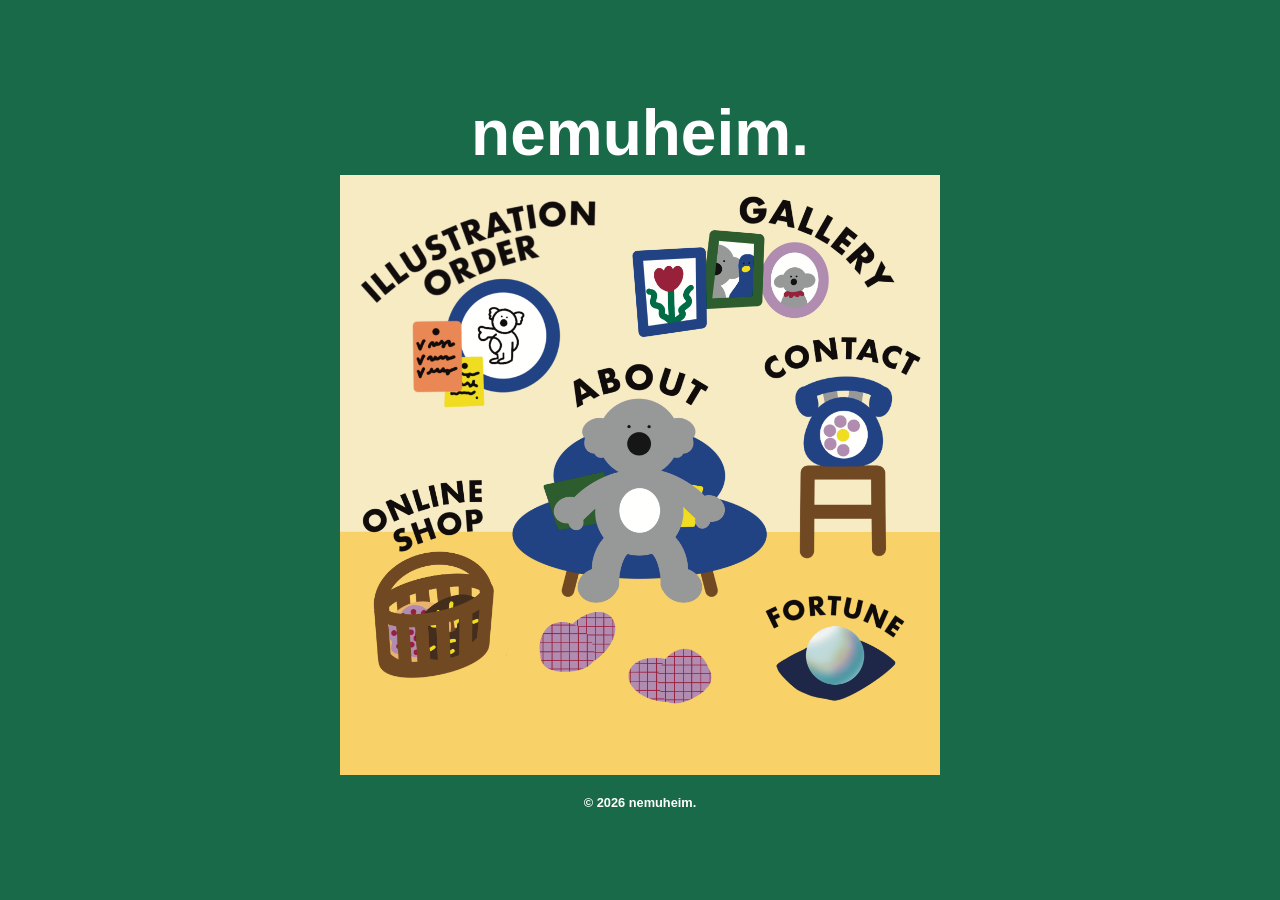
<file: index.html>
<!DOCTYPE html>
<html lang="ja">
<head>
    <meta charset="UTF-8">
    <meta name="viewport" content="width=device-width, initial-scale=1.0">
    <title>nemuheim.</title>
    <link rel="stylesheet" href="style.css">
</head>
<body class="center-layout">
    <header>
        <a href="index.html" class="logo-link">
            <h1 class="logo">nemuheim.</h1>
        </a>
    </header>

    <main class="room-container">
        <div class="room-box">
            <a href="about.html" class="item about"><img src="images/about.png" alt="about"></a>
            <a href="gallery.html" class="item gallery"><img src="images/gallery.png" alt="gallery"></a>
            <a href="https://nemuheim.base.shop" class="item onlineshop"><img src="images/shop.png" alt="online store"></a>
            <a href="fortune.html" class="item fortune"><img src="images/fortune.png" alt="fortune"></a>
            <a href="contact.html" class="item contact"><img src="images/contact.png" alt="contact"></a>
            <a href="order.html" class="item order"><img src="images/order.png" alt="illustration order"></a>
        </div>
</main>
    <p class="copyright">&copy; 2026 nemuheim.</p>
</body>
</html>
</file>
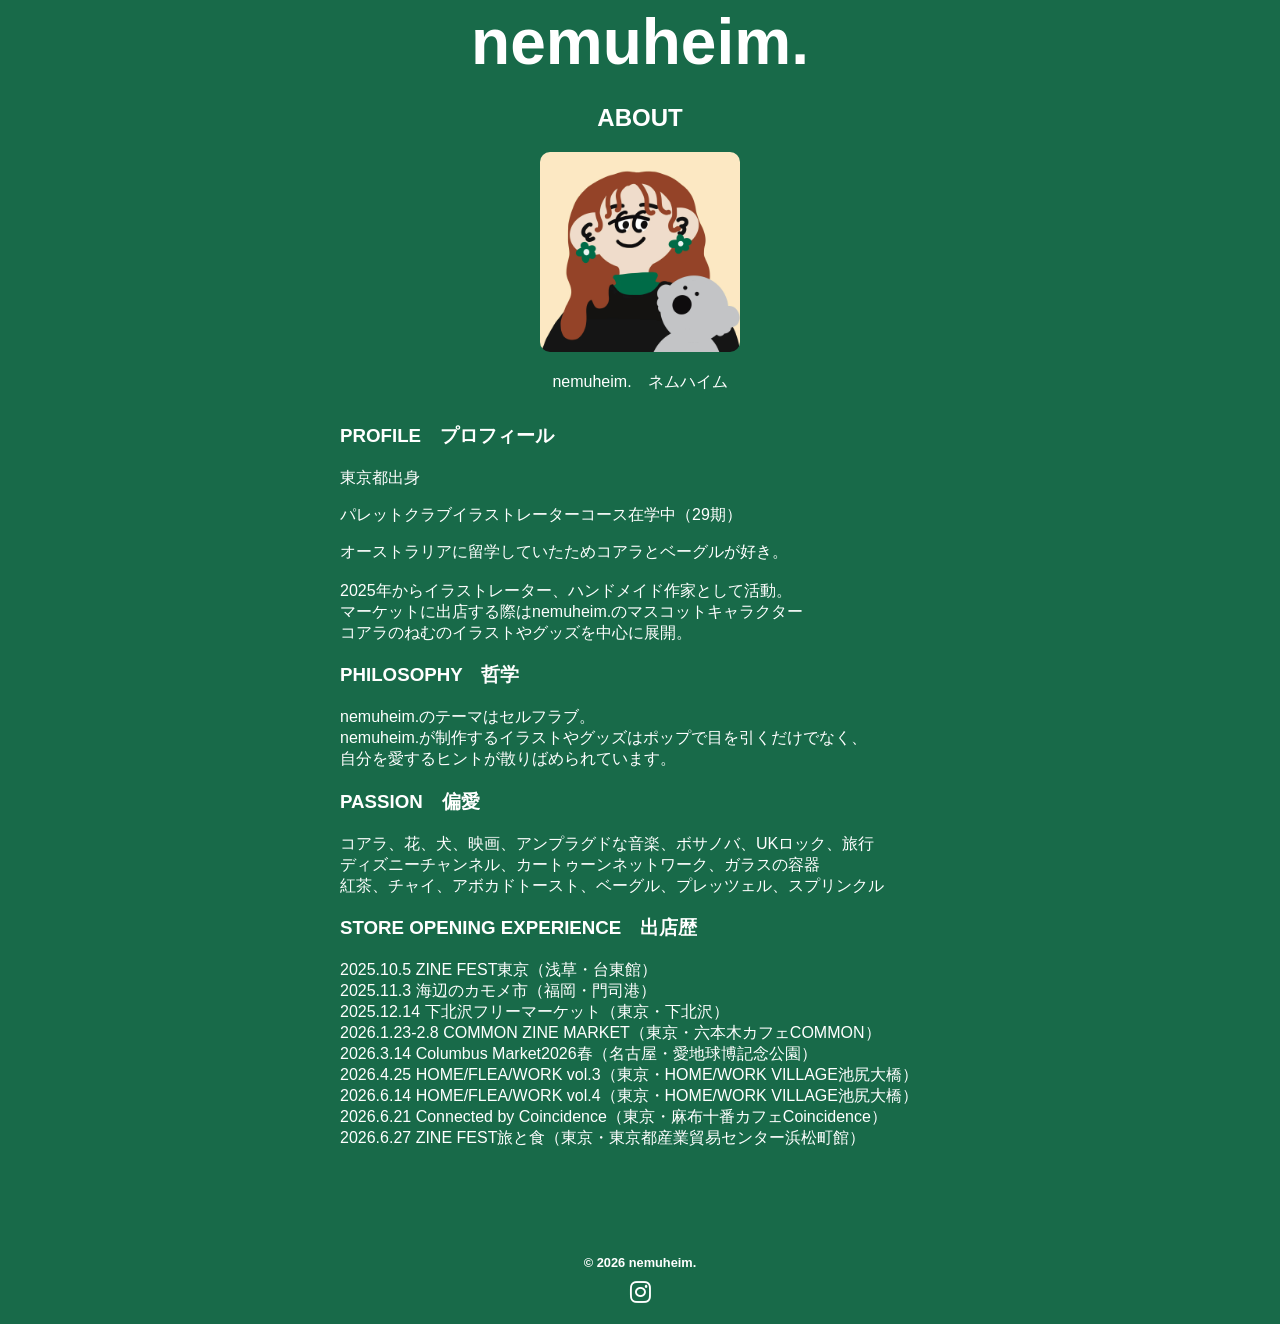
<file: about.html>
<!DOCTYPE html>
<html lang="ja">
<head>
    <meta charset="UTF-8">
    <meta name="viewport" content="width=device-width, initial-scale=1.0">
    <title>ABOUT | nemuheim.</title>
    <link rel="stylesheet" href="style.css">
    <link rel="stylesheet" href="https://cdnjs.cloudflare.com/ajax/libs/font-awesome/6.5.1/css/all.min.css">
</head>
<body>
    <header>
        <a href="index.html" class="logo-link">
            <h1 class="logo">nemuheim.</h1>
        </a>
    </header>

    <main class="about-container">
        <h2>ABOUT</h2>
        
        <div class="profile-box">
            <img src="images/profile.png" class="profile" alt="nemuheim. profile">
        </div>
        <p class="name">nemuheim.　ネムハイム</p>

        <section class="profile-text">
            <h3>PROFILE　プロフィール</h3>
            <p>東京都出身<br>
            <p>パレットクラブイラストレーターコース在学中（29期）<br><!-- </p> -->
            <p>オーストラリアに留学していたためコアラとベーグルが好き。<br>
                <br>2025年からイラストレーター、ハンドメイド作家として活動。
                <br>マーケットに出店する際はnemuheim.のマスコットキャラクター
                <br>コアラのねむのイラストやグッズを中心に展開。</p>

            <h3>PHILOSOPHY　哲学</h3>
            <p>nemuheim.のテーマはセルフラブ。
                <br>nemuheim.が制作するイラストやグッズはポップで目を引くだけでなく、
                <br>自分を愛するヒントが散りばめられています。</p>

            <h3>PASSION　偏愛</h3>
            <p>コアラ、花、犬、映画、アンプラグドな音楽、ボサノバ、UKロック、旅行
                <br>ディズニーチャンネル、カートゥーンネットワーク、ガラスの容器
                <br>紅茶、チャイ、アボカドトースト、ベーグル、プレッツェル、スプリンクル</p>

            <h3>STORE OPENING EXPERIENCE　出店歴</h3>
                <p>2025.10.5 ZINE FEST東京（浅草・台東館）
                <br>2025.11.3 海辺のカモメ市（福岡・門司港）
                <br>2025.12.14 下北沢フリーマーケット（東京・下北沢）
                <br>2026.1.23-2.8 COMMON ZINE MARKET（東京・六本木カフェCOMMON）
                <br>2026.3.14 Columbus Market2026春（名古屋・愛地球博記念公園）
                <br>2026.4.25 HOME/FLEA/WORK vol.3（東京・HOME/WORK VILLAGE池尻大橋）
                <br>2026.6.14 HOME/FLEA/WORK vol.4（東京・HOME/WORK VILLAGE池尻大橋）
                <br>2026.6.21 Connected by Coincidence（東京・麻布十番カフェCoincidence）
                <br>2026.6.27 ZINE FEST旅と食（東京・東京都産業貿易センター浜松町館）</p>
        </section>
    </main>
 

    <footer>
        <p class="copyright">&copy; 2026 nemuheim.</p>
        <a href="https://www.instagram.com/nemuheim/" target="_blank" rel="noopener noreferrer">
  <i class="fa-brands fa-instagram"></i> </a>
    </footer>
</body>
</html>
</file>
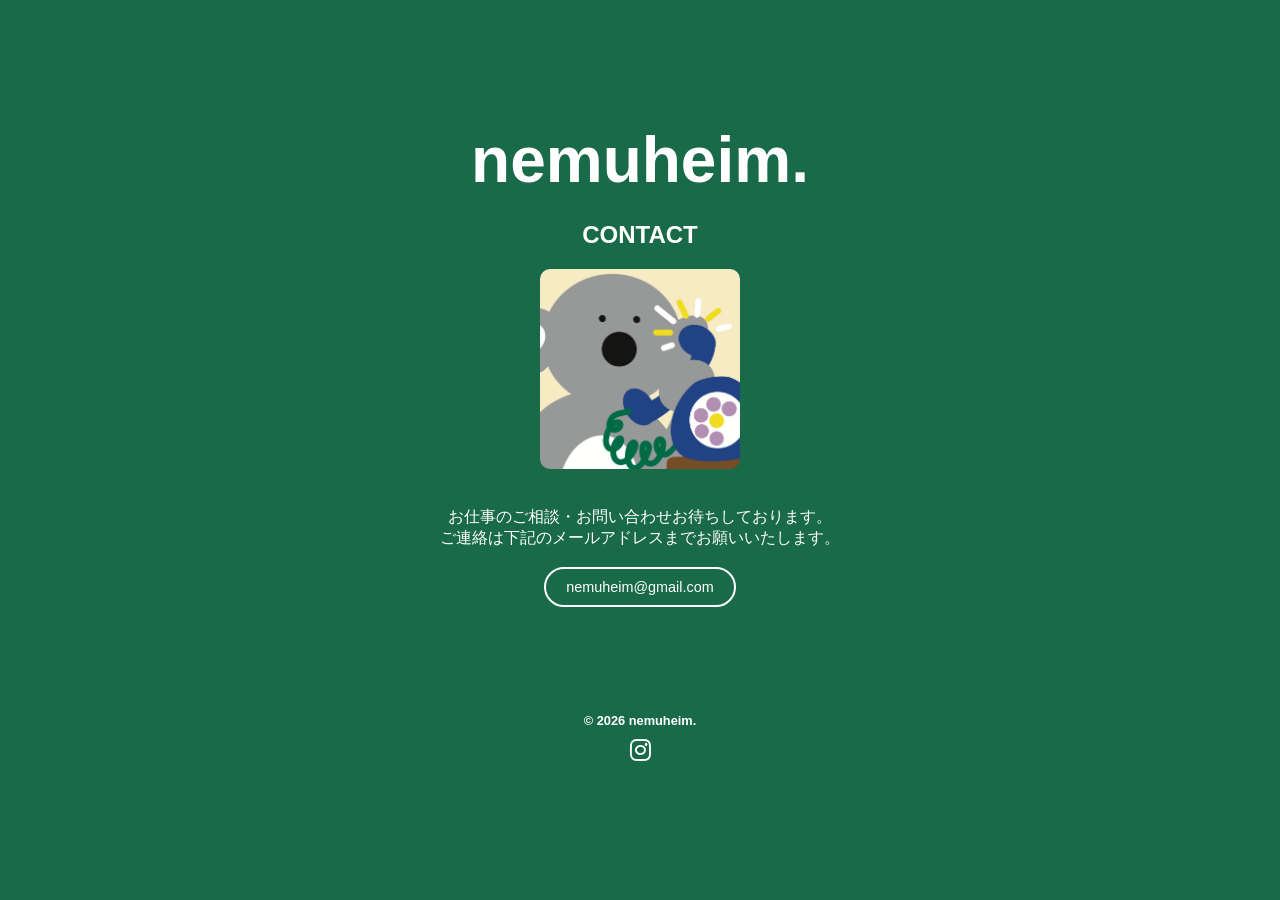
<file: contact.html>
<!DOCTYPE html>
<html lang="ja">
<head>
    <meta charset="UTF-8">
    <meta name="viewport" content="width=device-width, initial-scale=1.0">
    <title>CONTACT | nemuheim.</title>
    <link rel="stylesheet" href="style.css">
    <link rel="stylesheet" href="https://cdnjs.cloudflare.com/ajax/libs/font-awesome/6.5.1/css/all.min.css">
</head>
<body class="center-layout">
    <header>
        <a href="index.html" class="logo-link"><h1 class="logo">nemuheim.</h1></a>
    </header>
    <main class="about-container">
        <h2>CONTACT</h2>
        <div class="contact-box"><img src="images/contact2.png" class="contact2" alt="contact"></div>
        <p>
        <br>お仕事のご相談・お問い合わせお待ちしております。
        <br>ご連絡は下記のメールアドレスまでお願いいたします。<br>
        <br><a href="mailto:nemuheim@gmail.com" class="mail-btn">nemuheim@gmail.com</a>
        </p>
    </main>
     <footer>
        <p class="copyright">&copy; 2026 nemuheim.</p>
        <a href="https://www.instagram.com/nemuheim/" target="_blank" rel="noopener noreferrer">
        <i class="fa-brands fa-instagram"></i> </a>
    </footer>
</body>
</html>
</file>
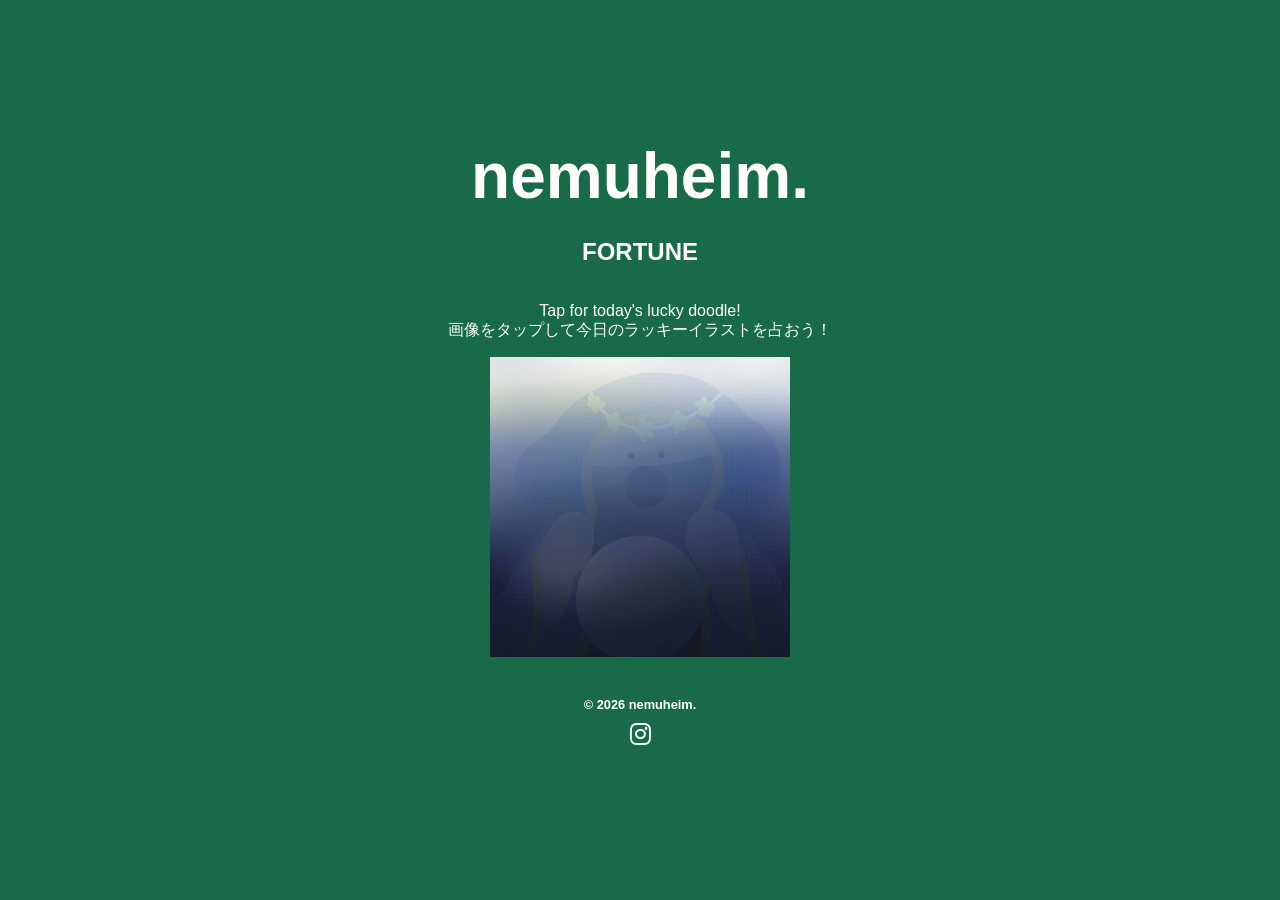
<file: fortune.html>
<!DOCTYPE html>
<html lang="ja">
<head>
    <meta charset="UTF-8">
    <meta name="viewport" content="width=device-width, initial-scale=1.0">
    <title>FORTUNE | nemuheim.</title>
    <link rel="stylesheet" href="style.css">
    <link rel="stylesheet" href="https://cdnjs.cloudflare.com/ajax/libs/font-awesome/6.5.1/css/all.min.css">
</head>
<body class="center-layout">
    <header>
        <a href="index.html" class="logo-link"><h1 class="logo">nemuheim.</h1></a>
    </header>
    <main class="fortune-container">
        <h2>FORTUNE</h2>
        <p>Tap for today's lucky doodle!
            <br>画像をタップして今日のラッキーイラストを占おう！
        </p>
        <div id="fortune-box" onclick="startFortune()">
            <img id="koala-img" src="images/fortune-start.gif" alt="占う">
        </div>
    </main>
     <footer>
        <p class="copyright">&copy; 2026 nemuheim.</p>
        <a href="https://www.instagram.com/nemuheim/" target="_blank" rel="noopener noreferrer">
        <i class="fa-brands fa-instagram"></i> </a>
    </footer>
<script src="fortune.js"></script>
</body>
</html>
</file>
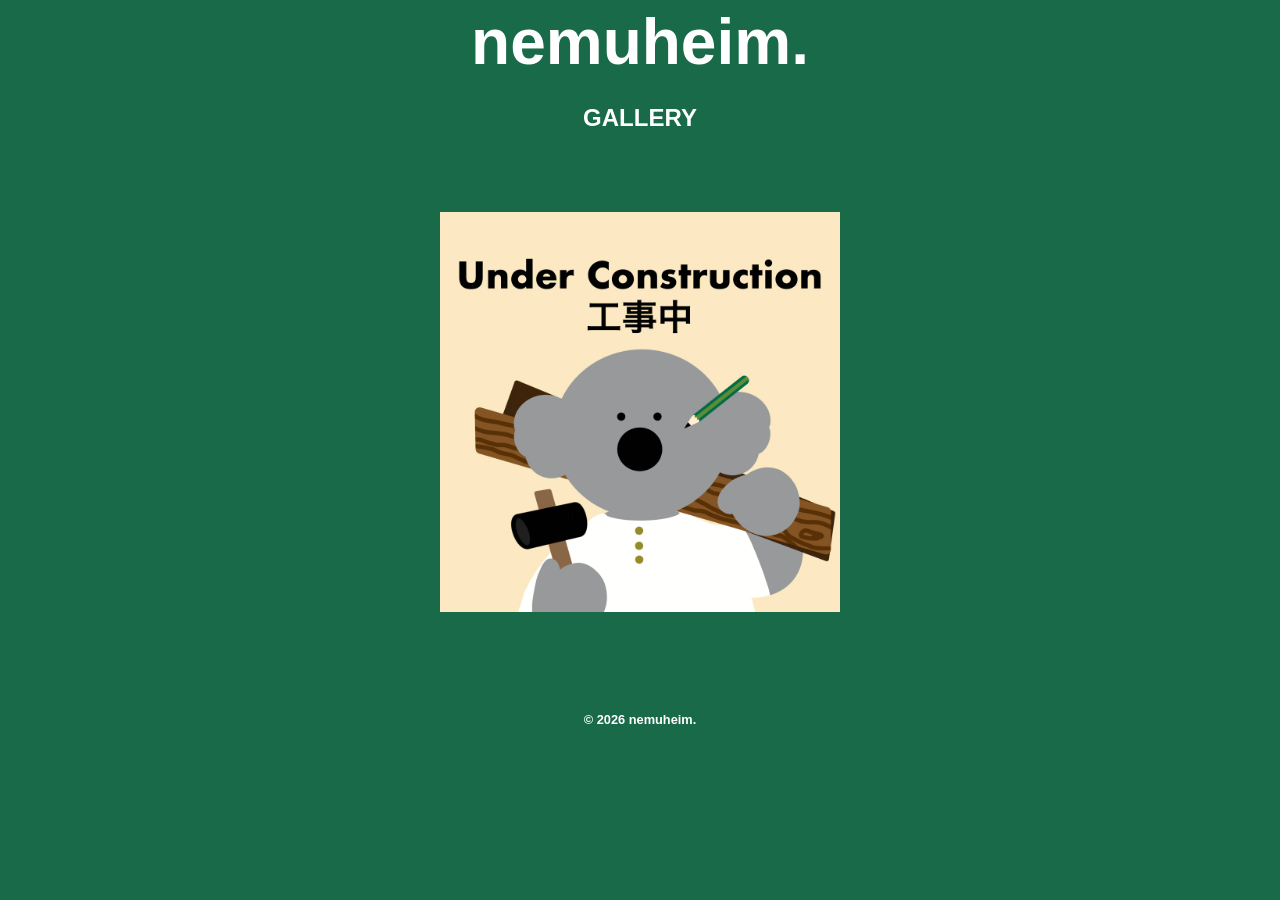
<file: gallery.html>
<!DOCTYPE html>
<html lang="ja">
<head>
    <meta charset="UTF-8">
    <meta name="viewport" content="width=device-width, initial-scale=1.0">
    <title>GALLERY | nemuheim.</title>
    <link rel="stylesheet" href="style.css">
</head>
<body class="top-layout">
    <header>
        <a href="index.html" class="logo-link"><h1 class="logo">nemuheim.</h1></a>
    </header>

    <main class="gallery-container">
        <h2>GALLERY</h2>

        <div class="under-construction">
            <img src="images/under-construction.png" alt="Coming Soon">
        </div>

        </main>

     <!-- <main class="gallery-container"> 
        <h2>GALLERY</h2>
        <div class="filter-buttons">
            <button class="filter-btn" data-filter="all">ALL</button>
            <button class="filter-btn" data-filter="illustration">ILLUSTRATION</button>
            <button class="filter-btn" data-filter="craft">CRAFT</button>
            <button class="filter-btn" data-filter="works">WORKS</button>
        </div>
        <div class="gallery-grid">
            <div class="gallery-item illustration"><img src="images/img1.jpg" alt="img1"></div>
            <div class="gallery-item illustration"><img src="images/img2.jpg" alt="img2"></div>
            <div class="gallery-item craft"><img src="images/img1.jpg" alt="img1"></div>
            <div class="gallery-item craft"><img src="images/img2.jpg" alt="img2"></div>
        </div>
    </main>-->

    <footer>
        <p class="copyright">&copy; 2026 nemuheim.</p>
    </footer>
    
    <script src="gallery.js"></script>
</body>
</html>
</file>
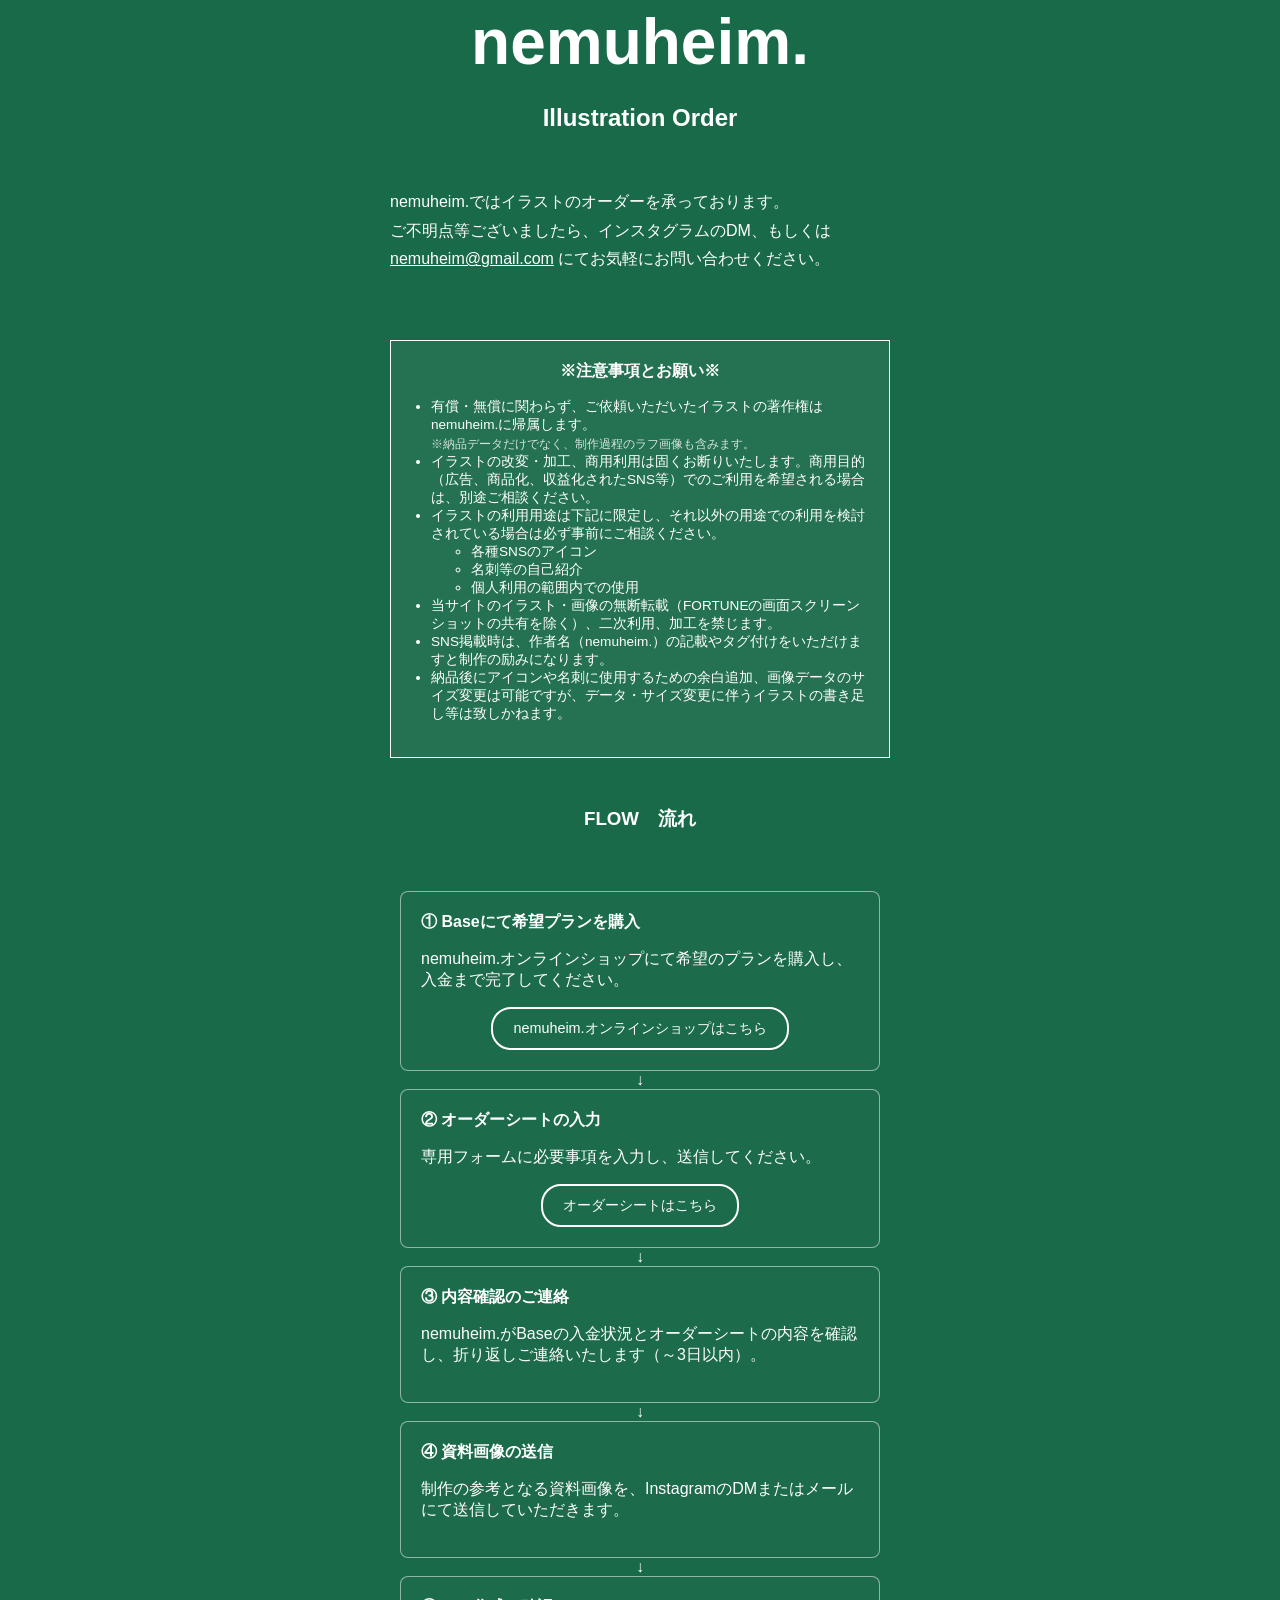
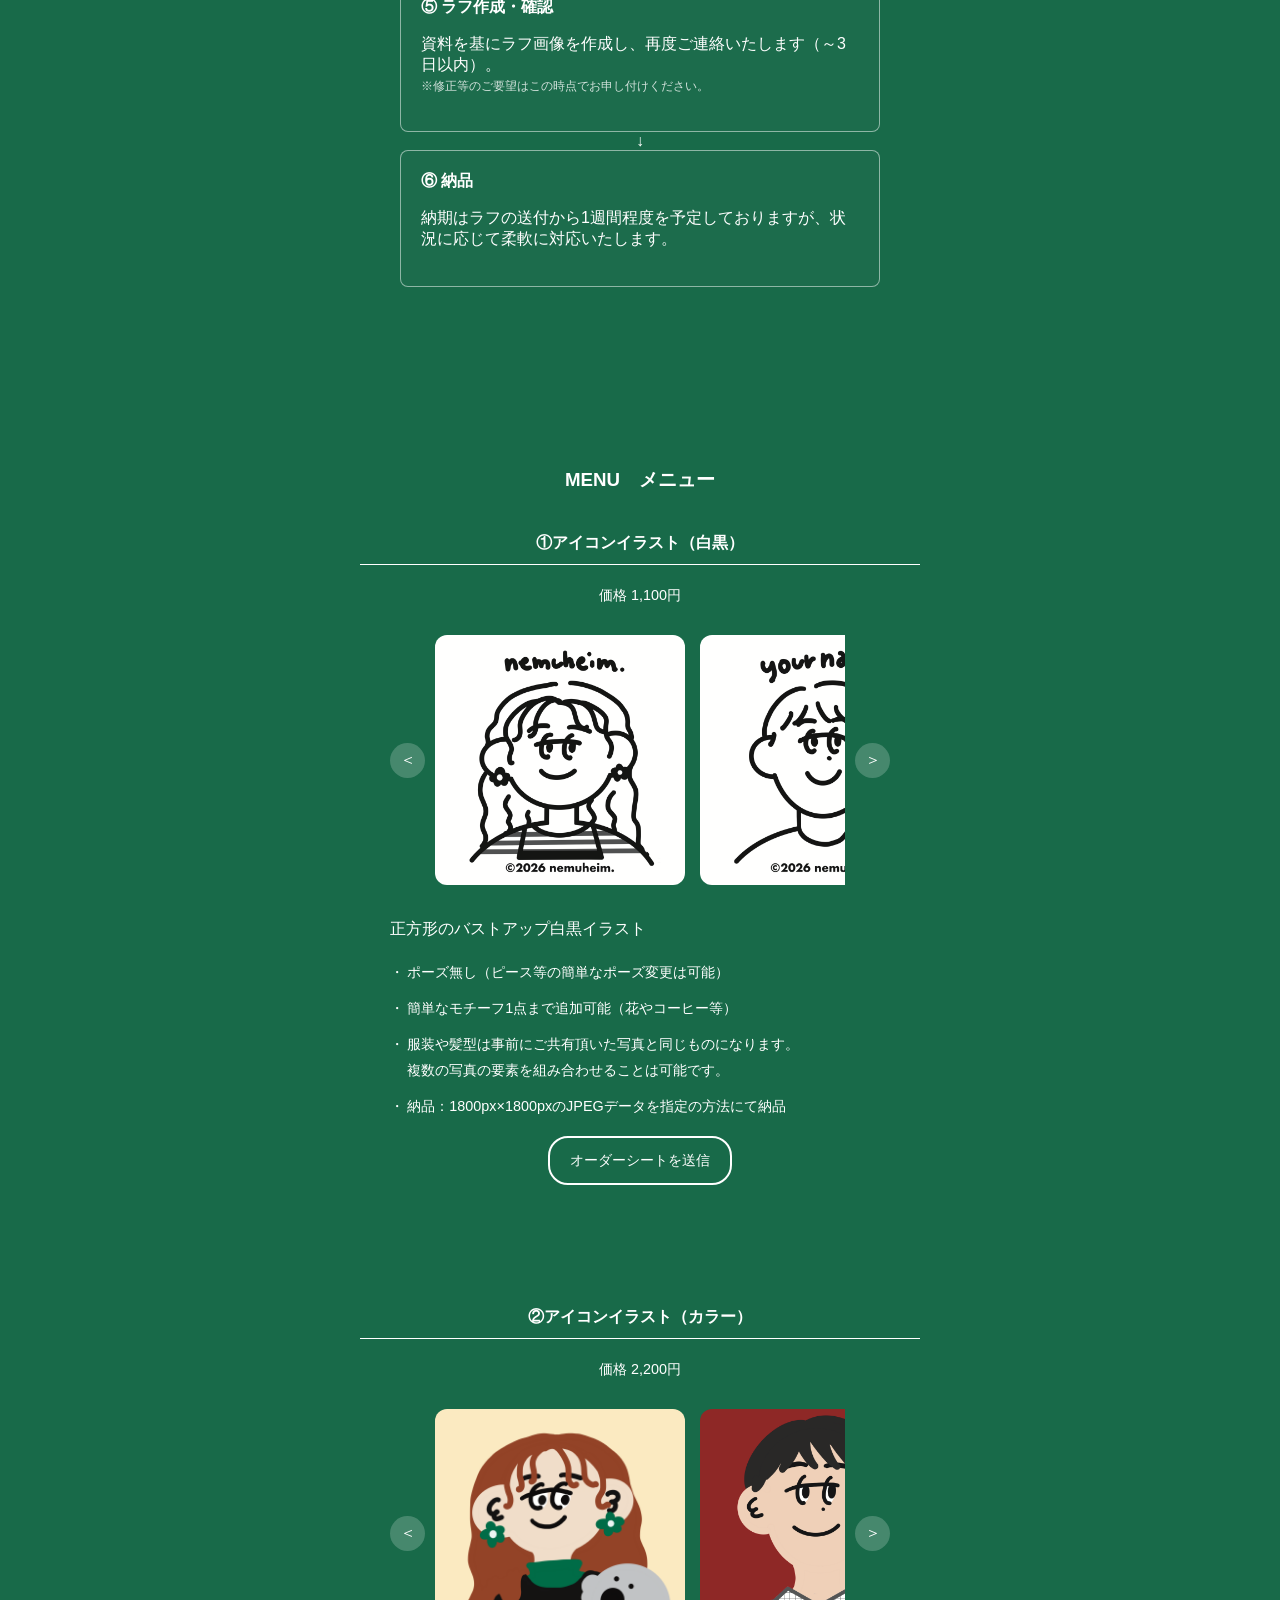
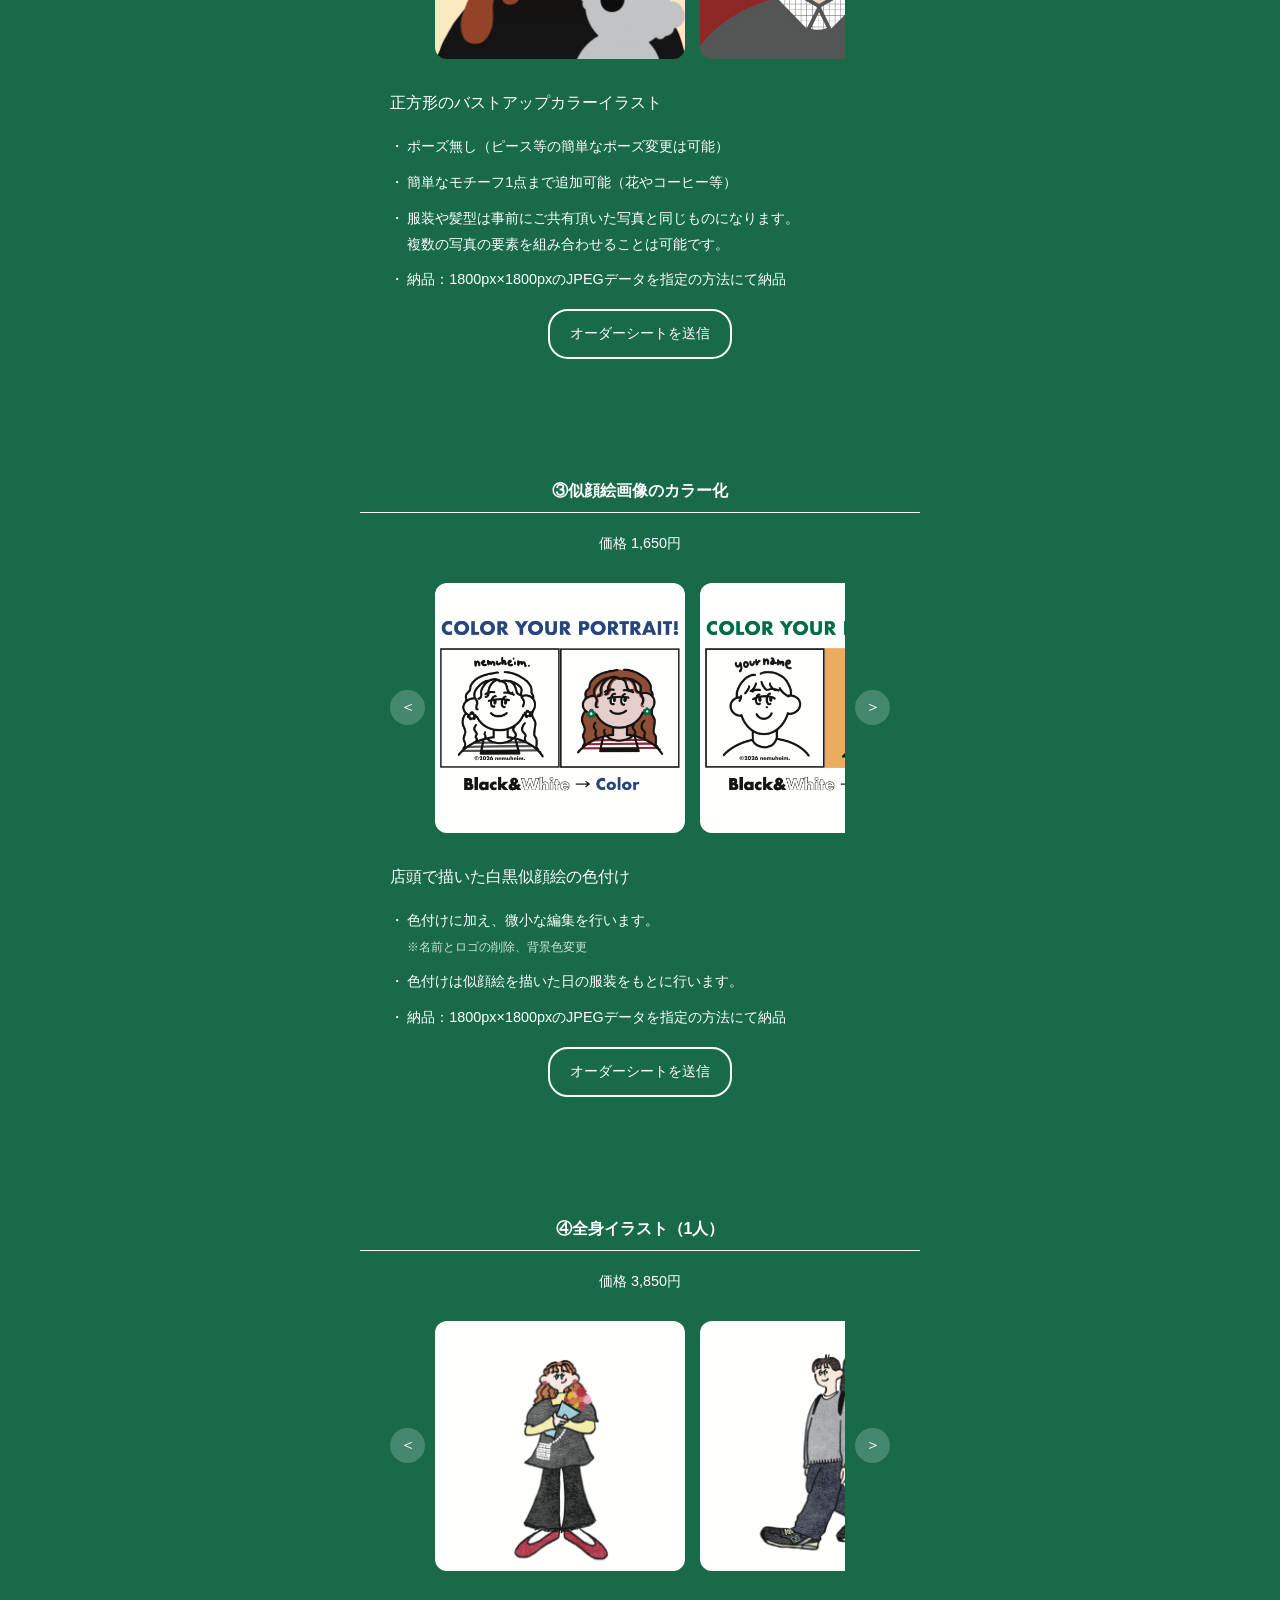
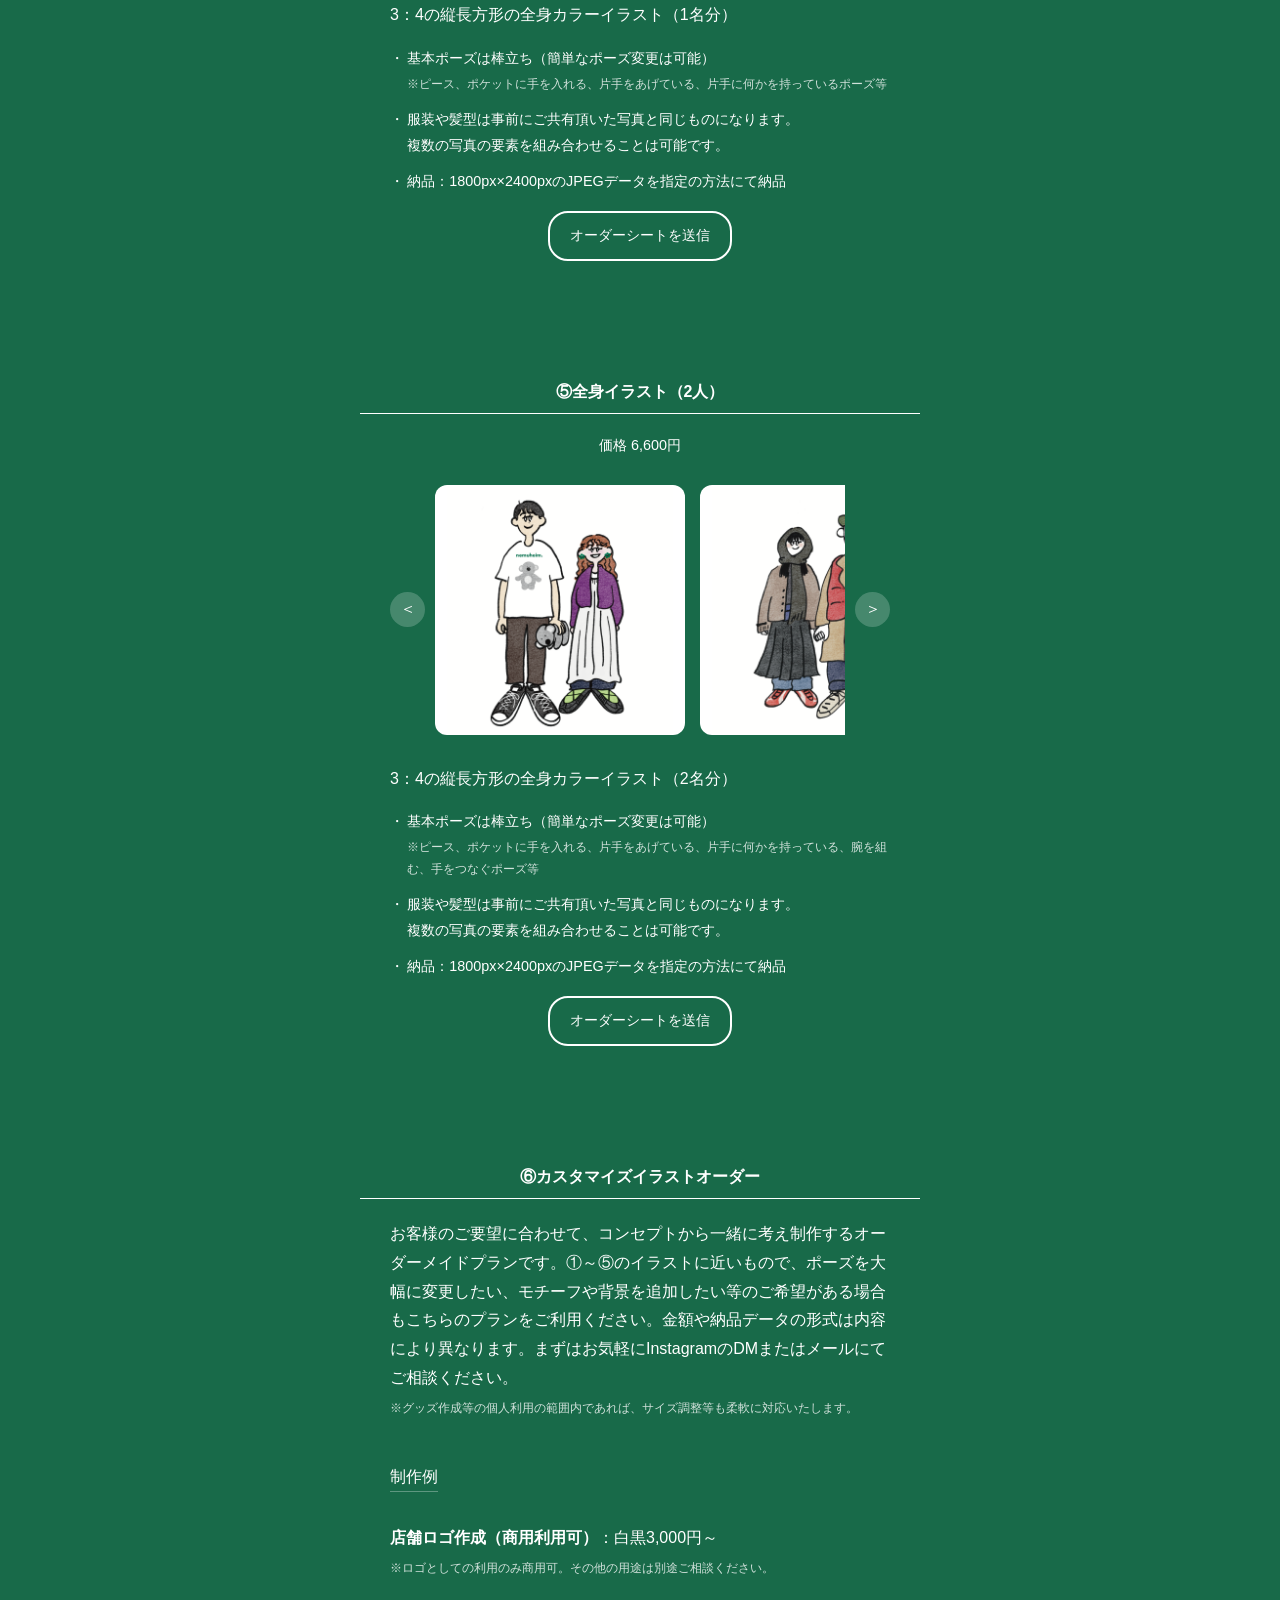
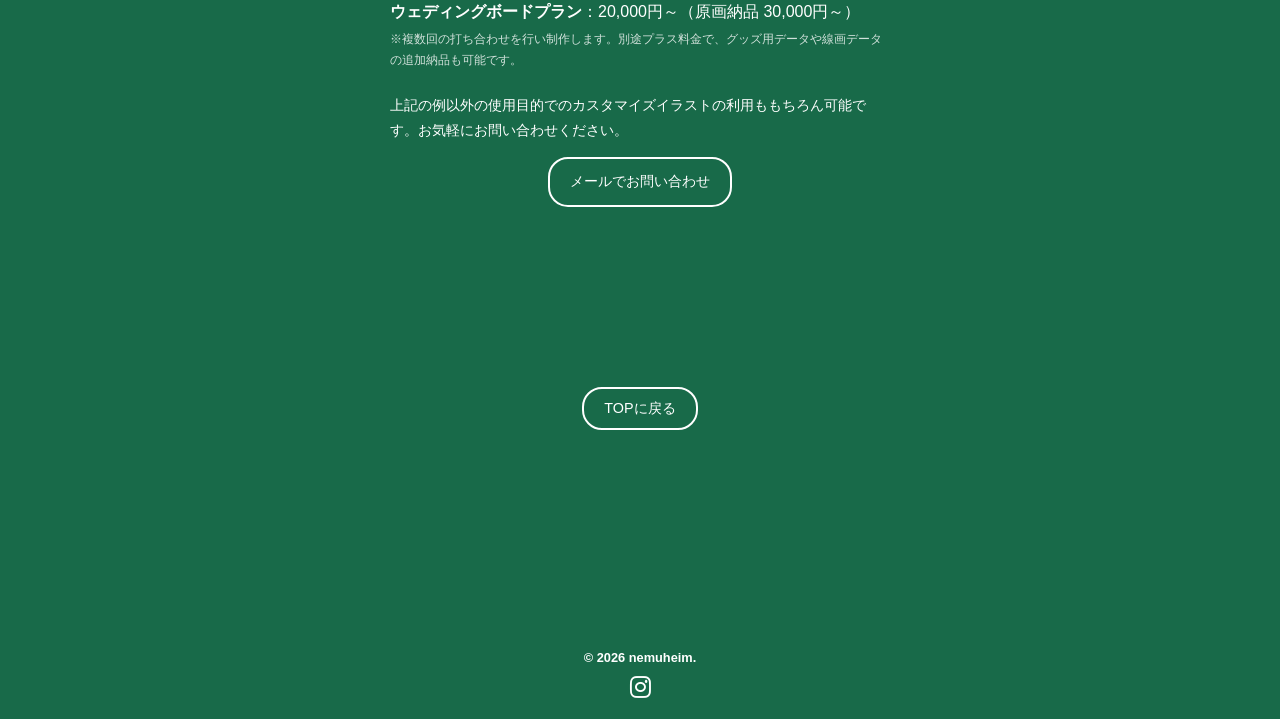
<file: order.html>
<!DOCTYPE html>
<html lang="ja">
<head>
    <meta charset="UTF-8">
    <meta name="viewport" content="width=device-width, initial-scale=1.0">
    <title>ORDER | nemuheim.</title>
    <link rel="stylesheet" href="style.css">
    <link rel="stylesheet" href="https://cdnjs.cloudflare.com/ajax/libs/font-awesome/6.5.1/css/all.min.css">
</head>
<body class="center-layout" id="top">
    <header>
        <a href="index.html" class="logo-link">
            <h1 class="logo">nemuheim.</h1>
        </a>
    </header>

    <main class="order-page-container">
        <h2>Illustration Order</h2>
  
        <!--<div class="profile-box">
            <img src="images/order.png" class="profile" alt="Illustration Order">
        </div>-->

        <div class="order-details">
            <p>nemuheim.ではイラストのオーダーを承っております。<br> 
                <!-- 
            手数料の関係で、お支払い方法（銀行振込、またはBASE経由）により販売価格が異なります。<br>
            <span class="small-note">※現在、直接振込は銀行振込に加え、PayPay送金も準備中です。</span><br>-->
            ご不明点等ございましたら、インスタグラムのDM、もしくは <a href="mailto:nemuheim@gmail.com" style="color:white;">nemuheim@gmail.com</a> にてお気軽にお問い合わせください。</p>
        </div>

        <div class="notice-box">
            <h3 style="margin-top: 0; text-align:center;">※注意事項とお願い※</h3>
            <ul class="notice-list">
                <li>有償・無償に関わらず、ご依頼いただいたイラストの著作権はnemuheim.に帰属します。<br><span class="small-note">※納品データだけでなく、制作過程のラフ画像も含みます。</span></li>
                <li>イラストの改変・加工、商用利用は固くお断りいたします。商用目的（広告、商品化、収益化されたSNS等）でのご利用を希望される場合は、別途ご相談ください。</li>
                <li>イラストの利用用途は下記に限定し、それ以外の用途での利用を検討されている場合は必ず事前にご相談ください。
                    <ul class="sub-list">
                        <li>各種SNSのアイコン</li>
                        <li>名刺等の自己紹介</li>
                        <li>個人利用の範囲内での使用</li>
                    </ul>
                </li>
                <li>当サイトのイラスト・画像の無断転載（FORTUNEの画面スクリーンショットの共有を除く）、二次利用、加工を禁じます。</li>
                <li>SNS掲載時は、作者名（nemuheim.）の記載やタグ付けをいただけますと制作の励みになります。</li>
                <li>納品後にアイコンや名刺に使用するための余白追加、画像データのサイズ変更は可能ですが、データ・サイズ変更に伴うイラストの書き足し等は致しかねます。</li>
            </ul>
        </div>

        <h3>FLOW　流れ</h3>
        <div class="flow-container">

            <div class="flow-step">
                <strong>① Baseにて希望プランを購入</strong>
                <p>nemuheim.オンラインショップにて希望のプランを購入し、入金まで完了してください。</p>
                <div style="text-align: center; margin-top: 10px;">
                    <a href="https://nemuheim.base.shop/" target="_blank" class="mail-btn">nemuheim.オンラインショップはこちら</a>
                </div>
            </div>
            <div class="flow-arrow">↓</div>

            <div class="flow-step">
                <strong>② オーダーシートの入力</strong>
                <p>専用フォームに必要事項を入力し、送信してください。</p>
                <div style="text-align: center; margin-top: 10px;">
                    <a href="https://forms.gle/ArEofBaJFAHxRXXX8" target="_blank" class="mail-btn">オーダーシートはこちら</a>
                </div>
            </div>
            <div class="flow-arrow">↓</div>
            
            <div class="flow-step">
                <strong>③ 内容確認のご連絡</strong>
                <p>nemuheim.がBaseの入金状況とオーダーシートの内容を確認し、折り返しご連絡いたします（～3日以内）。</p>
            </div>
            <div class="flow-arrow">↓</div>
            
            <div class="flow-step">
                <strong>④ 資料画像の送信</strong>
                <p>制作の参考となる資料画像を、InstagramのDMまたはメールにて送信していただきます。</p>
            </div>
            <div class="flow-arrow">↓</div>
            
            <div class="flow-step">
                <strong>⑤ ラフ作成・確認</strong>
                <p>資料を基にラフ画像を作成し、再度ご連絡いたします（～3日以内）。<br>
                <span class="small-note">※修正等のご要望はこの時点でお申し付けください。</span></p>
            </div>
            <div class="flow-arrow">↓</div>
            
            <div class="flow-step">
                <strong>⑥ 納品</strong>
                <p>納期はラフの送付から1週間程度を予定しておりますが、状況に応じて柔軟に対応いたします。</p>
            </div>
        </div>

        <hr>

        <h3>MENU　メニュー</h3>

        <div class="order-item">
            <h4>①アイコンイラスト（白黒）</h4>
            <p class="price">価格 1,100円</p>
            <div class="slider-outer">
                <button class="nav-btn prev" onclick="scrollSlider(this, -1)">＜</button>
                <div class="sample-slider">
                    <img src="images/order1sample1.png" alt="Sample 1">
                    <img src="images/order1sample2.png" alt="Sample 2">
                    <img src="images/order1sample3.png" alt="Sample 3">
                </div>
                <button class="nav-btn next" onclick="scrollSlider(this, 1)">＞</button>
            </div>
            <div class="order-details">
            <p>正方形のバストアップ白黒イラスト</p>
                <ul class="menu-list">
                    <li>ポーズ無し（ピース等の簡単なポーズ変更は可能）</li>
                    <li>簡単なモチーフ1点まで追加可能（花やコーヒー等）</li>
                    <li>服装や髪型は事前にご共有頂いた写真と同じものになります。<br>複数の写真の要素を組み合わせることは可能です。</li>
                    <li>納品：1800px×1800pxのJPEGデータを指定の方法にて納品</li>
                </ul>
                <div style="text-align: center;"><a href="https://forms.gle/ArEofBaJFAHxRXXX8" target="_blank" class="mail-btn">オーダーシートを送信</a></div>
            </div>
        </div>

        <div class="order-item">
            <h4>②アイコンイラスト（カラー）</h4>
            <p class="price">価格 2,200円</p>
            <div class="slider-outer">
                <button class="nav-btn prev" onclick="scrollSlider(this, -1)">＜</button>
                <div class="sample-slider">
                    <img src="images/order2sample1.png" alt="Sample 1">
                    <img src="images/order2sample2.png" alt="Sample 2">
                </div>
                <button class="nav-btn next" onclick="scrollSlider(this, 1)">＞</button>
            </div>
            <div class="order-details">
                <p>正方形のバストアップカラーイラスト</p>
                <ul class="menu-list">
                    <li>ポーズ無し（ピース等の簡単なポーズ変更は可能）</li>
                    <li>簡単なモチーフ1点まで追加可能（花やコーヒー等）</li>
                    <li>服装や髪型は事前にご共有頂いた写真と同じものになります。<br>複数の写真の要素を組み合わせることは可能です。</li>
                    <li>納品：1800px×1800pxのJPEGデータを指定の方法にて納品</li>
                </ul>
                <div style="text-align: center;"><a href="https://forms.gle/ArEofBaJFAHxRXXX8" target="_blank" class="mail-btn">オーダーシートを送信</a></div>
            </div>
        </div>

        <div class="order-item">
            <h4>③似顔絵画像のカラー化</h4>
            <p class="price">価格 1,650円</p>
            <div class="slider-outer">
                <button class="nav-btn prev" onclick="scrollSlider(this, -1)">＜</button>
                <div class="sample-slider">
                    <img src="images/order3sample1.png" alt="Sample 1">
                    <img src="images/order3sample2.png" alt="Sample 2">
                    <img src="images/order3sample3.png" alt="Sample 3">
                </div>
                <button class="nav-btn next" onclick="scrollSlider(this, 1)">＞</button>
            </div>
            <div class="order-details">
                <p>店頭で描いた白黒似顔絵の色付け</p>
                <ul class="menu-list">
                    <li>色付けに加え、微小な編集を行います。<br>
                    <span class="small-note">※名前とロゴの削除、背景色変更</span></li>
                    <li>色付けは似顔絵を描いた日の服装をもとに行います。</li>
                    <li>納品：1800px×1800pxのJPEGデータを指定の方法にて納品</li>
                </ul>
                <div style="text-align: center;"><a href="https://forms.gle/ArEofBaJFAHxRXXX8" target="_blank" class="mail-btn">オーダーシートを送信</a></div>
            </div>
        </div>

        <div class="order-item">
            <h4>④全身イラスト（1人）</h4>
            <p class="price">価格 3,850円</p>
            <div class="slider-outer">
                <button class="nav-btn prev" onclick="scrollSlider(this, -1)">＜</button>
                <div class="sample-slider">
                    <img src="images/order4sample1.png" alt="Sample 1">
                    <img src="images/order4sample2.png" alt="Sample 2">
                </div>
                <button class="nav-btn next" onclick="scrollSlider(this, 1)">＞</button>
            </div>
            <div class="order-details">
                <p>3：4の縦長方形の全身カラーイラスト（1名分）</p>
                <ul class="menu-list">
                    <li>基本ポーズは棒立ち（簡単なポーズ変更は可能）<br>
                    <span class="small-note">※ピース、ポケットに手を入れる、片手をあげている、片手に何かを持っているポーズ等</span></li>
                     <li>服装や髪型は事前にご共有頂いた写真と同じものになります。<br>複数の写真の要素を組み合わせることは可能です。</li>
                    <li>納品：1800px×2400pxのJPEGデータを指定の方法にて納品</li>
                </ul>
                <div style="text-align: center;"><a href="https://forms.gle/ArEofBaJFAHxRXXX8" target="_blank" class="mail-btn">オーダーシートを送信</a></div>
            </div>
        </div>

        <div class="order-item">
            <h4>⑤全身イラスト（2人）</h4>
            <p class="price">価格 6,600円</p>
            <div class="slider-outer">
                <button class="nav-btn prev" onclick="scrollSlider(this, -1)">＜</button>
                <div class="sample-slider">
                    <img src="images/order5sample1.png" alt="Sample 1">
                    <img src="images/order5sample2.png" alt="Sample 2">
                </div>
                <button class="nav-btn next" onclick="scrollSlider(this, 1)">＞</button>
            </div>
            <div class="order-details">
                <p>3：4の縦長方形の全身カラーイラスト（2名分）</p>
                <ul class="menu-list">
                    <li>基本ポーズは棒立ち（簡単なポーズ変更は可能）<br>
                    <span class="small-note">※ピース、ポケットに手を入れる、片手をあげている、片手に何かを持っている、腕を組む、手をつなぐポーズ等</span></li>
                     <li>服装や髪型は事前にご共有頂いた写真と同じものになります。<br>複数の写真の要素を組み合わせることは可能です。</li>
                    <li>納品：1800px×2400pxのJPEGデータを指定の方法にて納品</li>
                </ul>
                <div style="text-align: center;"><a href="https://forms.gle/ArEofBaJFAHxRXXX8" target="_blank" class="mail-btn">オーダーシートを送信</a></div>
            </div>
        </div>

        <div class="order-item">
            <h4>⑥カスタマイズイラストオーダー</h4>
            <div class="order-details">
                <p>お客様のご要望に合わせて、コンセプトから一緒に考え制作するオーダーメイドプランです。①～⑤のイラストに近いもので、ポーズを大幅に変更したい、モチーフや背景を追加したい等のご希望がある場合もこちらのプランをご利用ください。金額や納品データの形式は内容により異なります。まずはお気軽にInstagramのDMまたはメールにてご相談ください。<br>
                <span class="small-note">※グッズ作成等の個人利用の範囲内であれば、サイズ調整等も柔軟に対応いたします。</span></p>

                <p style="margin-top: 25px; border-bottom: 1px solid rgba(255,255,255,0.3); display: inline-block;">制作例</p>
                
                <div class="custom-plan-item">
                    <p><strong>店舗ロゴ作成（商用利用可）</strong>：白黒3,000円～<br>
                    <span class="small-note">※ロゴとしての利用のみ商用可。その他の用途は別途ご相談ください。</span></p>
                </div>
                
                <div class="custom-plan-item">
                    <p><strong>ウェディングボードプラン</strong>：20,000円～（原画納品 30,000円～）<br>
                    <span class="small-note">※複数回の打ち合わせを行い制作します。別途プラス料金で、グッズ用データや線画データの追加納品も可能です。</span></p>
                </div>

                <p style="font-size: 0.85rem; margin-top: 20px;">上記の例以外の使用目的でのカスタマイズイラストの利用ももちろん可能です。お気軽にお問い合わせください。</p>
                
                <div style="text-align: center;"><a href="mailto:nemuheim@gmail.com" class="mail-btn">メールでお問い合わせ</a></div>
            </div>
        </div>

        <div style="margin: 80px 0;">
            <a href="#top" class="mail-btn">TOPに戻る</a>
        </div>
    </main>

    <footer>
        <p class="copyright">&copy; 2026 nemuheim.</p>
        <a href="https://www.instagram.com/nemuheim/" target="_blank">
            <i class="fa-brands fa-instagram"></i>
        </a>
    </footer>

    <script>
    function scrollSlider(button, direction) {
        // ボタンの親要素(slider-outer)の中にあるスライダーを探す
        const slider = button.parentElement.querySelector('.sample-slider');
        // 移動距離（画像1枚分程度）
        const scrollAmount = 250; 
        slider.scrollBy({
            left: direction * scrollAmount,
            behavior: 'smooth'
        });
    }
    </script>
</body>
</html>
</file>
<file: style.css>
/* ==================================================
   全ページ共通設定
   ================================================== */
body {
    background-color: #186A49; /* 統一されたグリーン */
    margin: 0;
    padding: 0;
    color: white;
    font-family: 'Futura', sans-serif;
    display: flex;         
    flex-direction: column;
    align-items: center;    
    min-height: 100vh;      
}

.center-layout { justify-content: center; }
.top-layout { justify-content: flex-start; }

.logo-link {
    text-decoration: none;
    color: white;
    display: block;
    margin: 5px 0;
}

.logo {
    font-weight: bold;
    font-size: 5vw;
    margin: 0;
}

.copyright {
    display: block;
    margin-top: 20px;
    margin-bottom: 0;
    text-align: center;
    width: auto;
    font-family: 'Futura', sans-serif;
    font-weight: bold;
    font-size: 0.8rem;
    color: white;
}

.fa-instagram {
    color: white; 
    font-size: 24px; 
    vertical-align: middle;
}

footer {
    display: flex;
    flex-direction: column; 
    align-items: center;
    gap: 10px;
    padding: 20px 0;
}

footer .fa-brands {
    font-size: 1.5rem;      
    color: white;           
}

/* ==================================================
   HOME（トップページ）用
   ================================================== */
.room-container {
    width: 90%;
    max-width: 600px;
    display: flex;
    flex-direction: column;
    align-items: center;
}

.room-box {
    position: relative; 
    width: 80vw;
    max-width: 600px;
    aspect-ratio: 1 / 1;
    margin: 0 auto;
    background-image: url('images/room-bg.png');
    background-size: contain;
    background-repeat: no-repeat;
    background-position: center;
}

.item { position: absolute; display: block; }
.item img { width: 100%; height: auto; display: block; }

.gallery { top: 3%; left: 48%; width:45%}
.contact { top: 25%; right: 2%;  width:28%}
.about { top: 30%; left: 28%; width:44% }
.onlineshop { bottom: 15%; left: 3%; width:25% }
.fortune { bottom: 10%; right: 5%;  width:25%}
.order { top: 3.5%; left: 2%;  width:42%}

/* ==================================================
   ABOUT / CONTACT / ORDER 共通画像ボックス
   ================================================== */
.profile-box, .contact-box {
    width: 200px;
    height: 200px;
    background-color: white;
    margin: 20px auto;
    border-radius: 10px;
    overflow: hidden;
}

.profile, .contact2 {
    width: 100%;
    height: 100%;
    object-fit: cover;
}

.about-container {
    width: 80%;
    max-width: 600px;
    text-align: center;
    padding-bottom: 50px;
}

.profile-text { text-align: left; margin-top: 30px; }

/* ==================================================
   GALLERY / UNDER CONSTRUCTION
   ================================================== */
.gallery-container {
    display: flex;
    flex-direction: column;
    align-items: center;
    width: 100%;
}

.under-construction {
    text-align: center;
    width: 100%;
    padding: 20px;
    margin: 40px 0;
}

.under-construction img {
    width: 80%;
    max-width: 400px;
    height: auto;
    display: block;
    margin: 0 auto;
}

/* ギャラリーグリッド（将来用） */
.gallery-grid {
    display: grid;
    grid-template-columns: 1fr; 
    gap: 15px;
    padding: 20px;
    width: 90%;
    max-width: 800px;
}
@media (min-width: 600px) {
    .gallery-grid { grid-template-columns: repeat(2, 1fr); }
}

/* ==================================================
   FORTUNE 用
   ================================================== */
#fortune-box {
    width: 300px;
    height: 300px;
    margin: 0 auto;
    overflow: hidden; 
    cursor: pointer;
}

#fortune-box img {
    width: 100%;
    height: 100%;
    object-fit: contain; 
}

.fortune-container {
    text-align: center;
    width: 100%;
    display: flex;
    flex-direction: column;
    align-items: center;
}

/* ==================================================
   ILLUSTRATION ORDER 専用
   ================================================== */
html { scroll-behavior: smooth; }

.order-page-container {
    display: flex;
    flex-direction: column;
    align-items: center;
    width: 100%;
    max-width: 600px;
    margin: 0 auto;
    padding: 0 20px 100px;
    box-sizing: border-box;
    text-align: center;
}

.order-details {
    text-align: left;
    width: 100%;
    max-width: 500px;
    margin: 20px auto;
    line-height: 1.8;
}

/* 注釈（※）を小さくする */
.small-note {
    font-size: 0.75rem;
    opacity: 0.8;
    display: inline-block;
    margin-top: 2px;
}

.notice-box {
    border: 1px solid white;
    padding: 20px;
    margin: 30px auto;
    width: 100%;
    max-width: 500px;
    text-align: left;
    font-size: 0.85rem;
    box-sizing: border-box;
    background-color: rgba(255, 255, 255, 0.05);
}

.notice-list { list-style: disc; padding-left: 20px; }
.flow-container { width: 100%; max-width: 480px; margin: 40px auto; }
.flow-step {
    border: 1px solid rgba(255, 255, 255, 0.5);
    padding: 20px;
    border-radius: 8px;
    background-color: rgba(255, 255, 255, 0.02);
    text-align: left;
}

/* 左右ボタン付きスライダー */
.slider-outer {
    position: relative;
    width: 100%;
    max-width: 500px;
    margin: 20px auto;
    display: flex;
    align-items: center;
    justify-content: center;
}

.sample-slider {
    display: flex;
    overflow-x: auto;
    gap: 15px;
    width: 100%;
    padding: 10px 0;
    scroll-snap-type: x mandatory;
    scrollbar-width: none; 
}
.sample-slider::-webkit-scrollbar { display: none; }

.sample-slider img {
    flex: 0 0 70%;
    max-width: 250px;
    aspect-ratio: 1 / 1;
    object-fit: cover;
    border-radius: 12px;
    scroll-snap-align: center;
}

.nav-btn {
    background: rgba(255, 255, 255, 0.2);
    border: none;
    color: white;
    width: 35px;
    height: 35px;
    border-radius: 50%;
    cursor: pointer;
    font-size: 1rem;
    transition: 0.3s;
    flex-shrink: 0;
    display: flex;
    align-items: center;
    justify-content: center;
}
.nav-btn:hover { background: rgba(255, 255, 255, 0.5); }
.prev { margin-right: 10px; }
.next { margin-left: 10px; }

/* MENUリスト */
.order-item { width: 100%; margin-bottom: 80px; }
.order-item h4 { border-bottom: 1px solid white; padding-bottom: 10px; }
.menu-list { list-style: none; padding: 0; text-align: left; }
.menu-list li {
    position: relative;
    padding-left: 1.2em;
    margin-bottom: 10px;
    font-size: 0.9rem;
}
.menu-list li::before { content: "・"; position: absolute; left: 0; }

.price { font-size: 0.9rem; margin-bottom: 10px; }

/* 共通ボタン */
.mail-btn {
    display: inline-block;
    padding: 10px 20px;
    border: 2px solid white;
    border-radius: 20px;
    color: white;
    text-decoration: none;
    font-size: 0.9rem;
    transition: 0.3s;
}
.mail-btn:hover { background: white; color: #186A49; }

hr { border: 0; border-top: 1px solid white; margin: 60px 0; }
</file>
